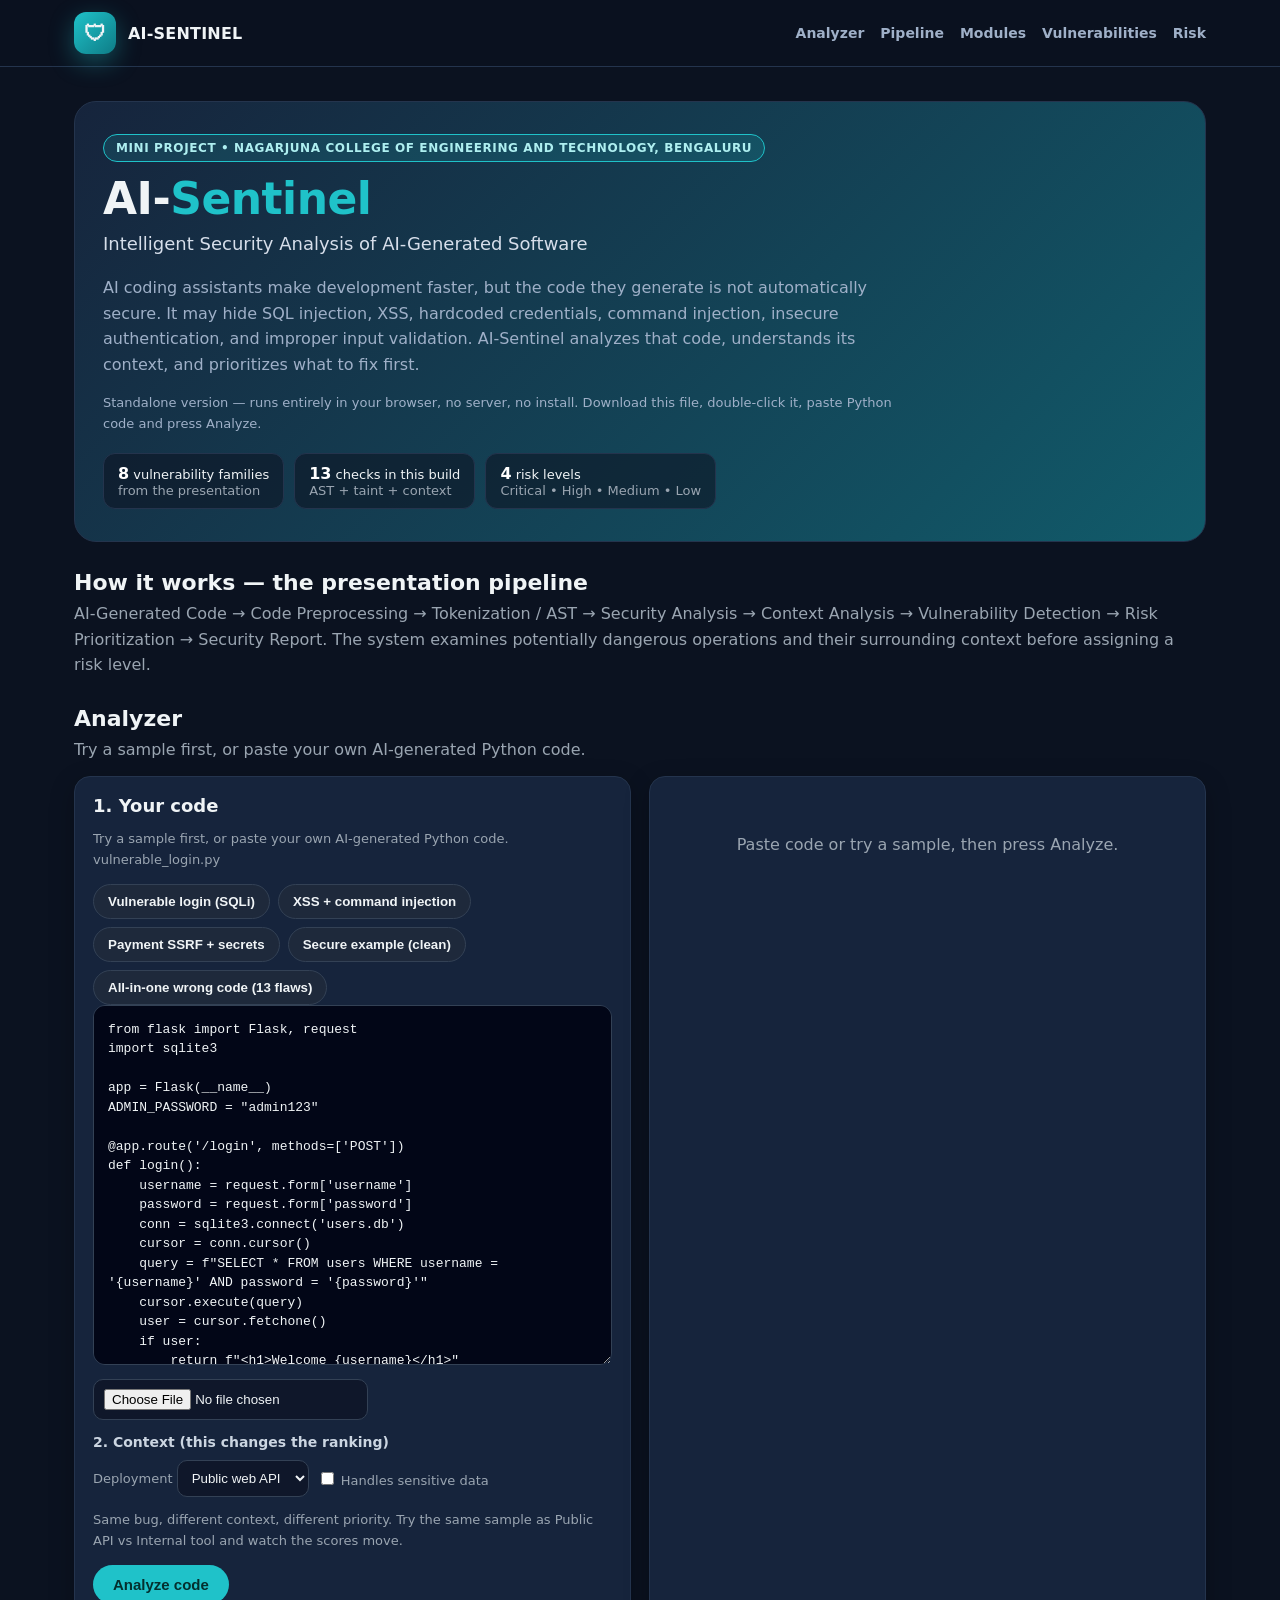
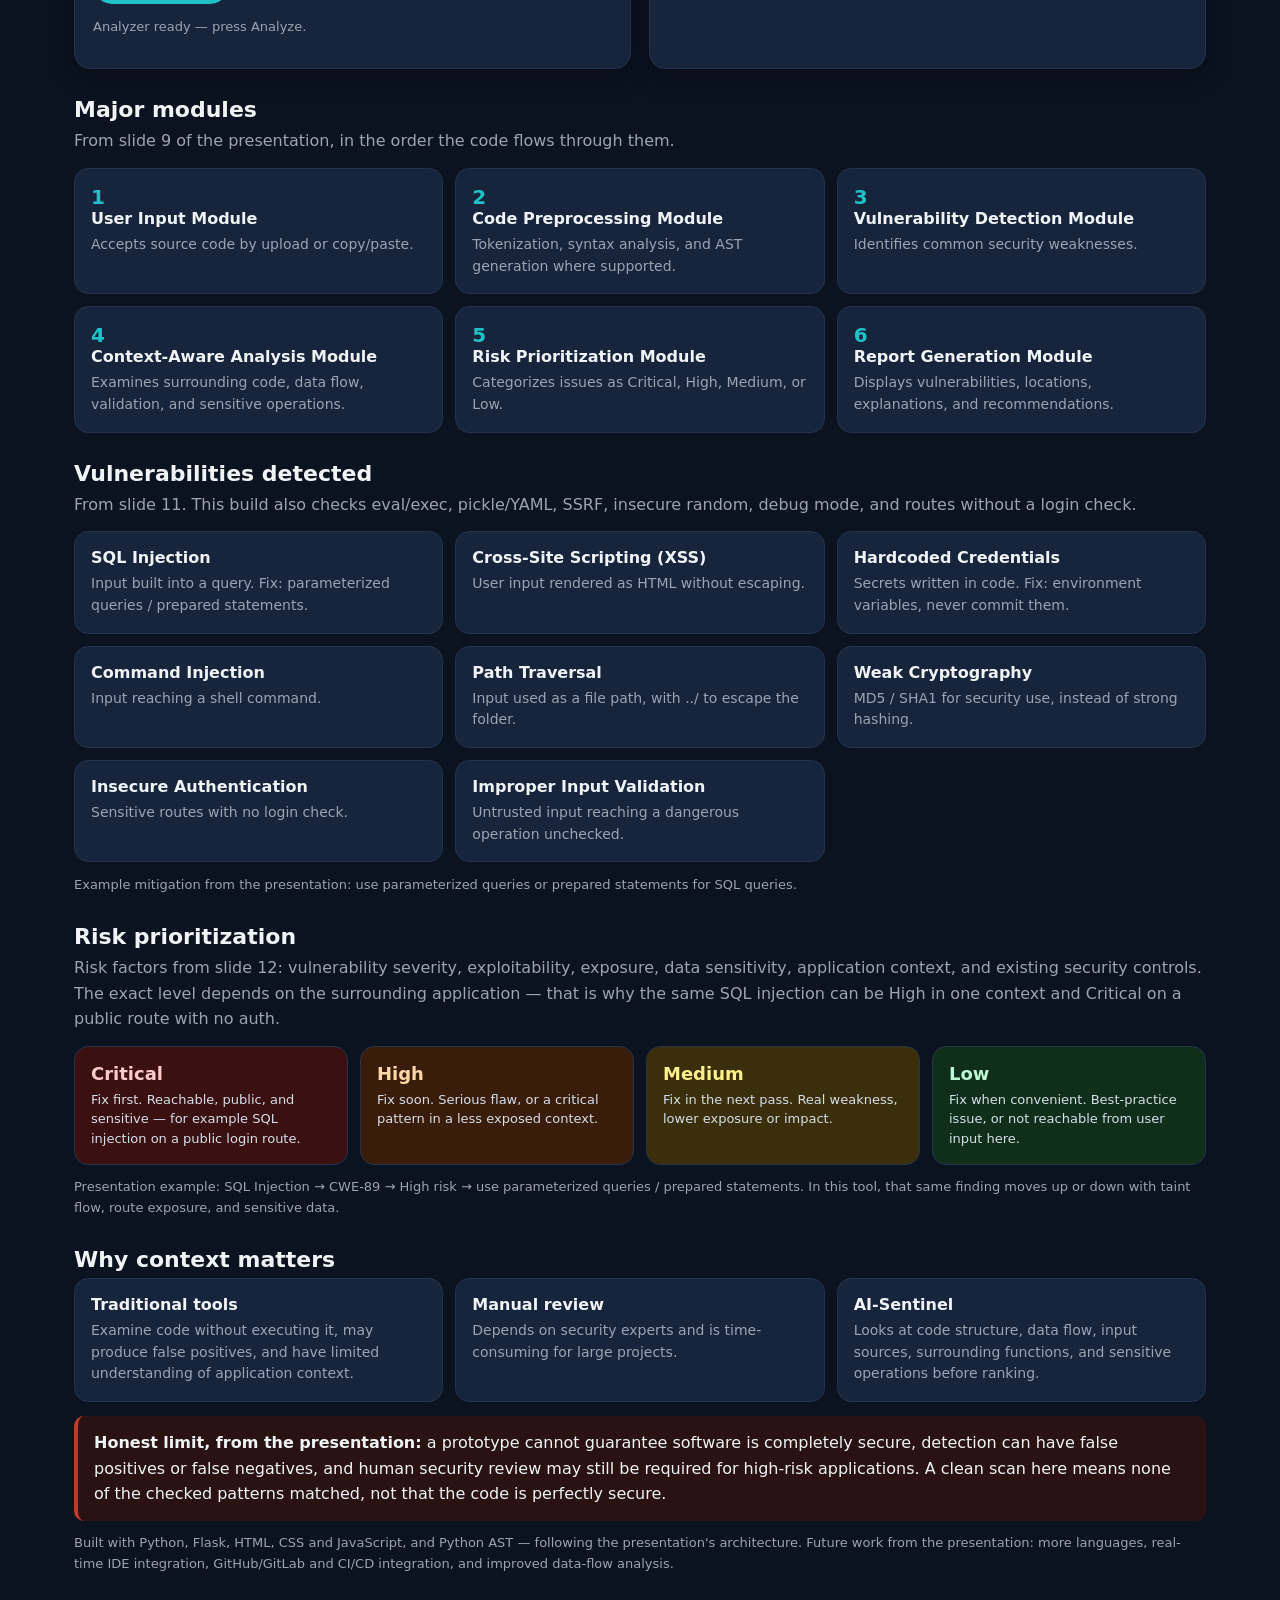
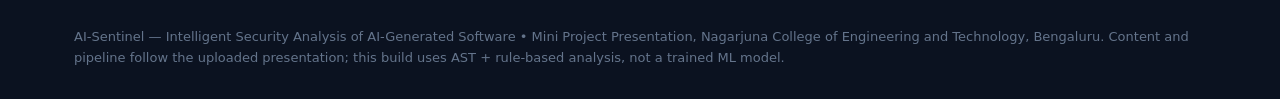
<file: ai-sentinel-standalone.html>
<!doctype html>
<html lang="en">
<head>
<meta charset="utf-8">
<meta name="viewport" content="width=device-width, initial-scale=1">
<title>AI-Sentinel — Intelligent Security Analysis of AI-Generated Software</title>
<style>
*{box-sizing:border-box}
:root{--bg:#0B1220;--panel:#16243C;--panel2:#0f172a;--line:#24344d;--teal:#1FC2C9;--teal2:#0E7C86;--text:#F0F4F6;--muted:#9AA5B1;--muted2:#9FB0C8}
body{margin:0;font-family:Inter,system-ui,-apple-system,Segoe UI,Roboto,Arial,sans-serif;background:var(--bg);color:var(--text)}
a{color:var(--teal)}
.topbar{position:sticky;top:0;z-index:10;background:rgba(11,18,32,.92);backdrop-filter:blur(8px);border-bottom:1px solid var(--line)}
.topbar-inner{max-width:1180px;margin:0 auto;padding:12px 24px;display:flex;gap:18px;align-items:center;flex-wrap:wrap}
.brand{display:flex;gap:12px;align-items:center;font-weight:800;letter-spacing:.2px}
.logo{width:42px;height:42px;border-radius:12px;background:linear-gradient(135deg,#1FC2C9,#0E7C86);display:grid;place-items:center;font-size:22px;box-shadow:0 8px 24px rgba(31,194,201,.35)}
.topbar nav{margin-left:auto;display:flex;gap:16px;flex-wrap:wrap}
.topbar nav a{color:var(--muted2);text-decoration:none;font-size:14px;font-weight:600}
.topbar nav a:hover{color:var(--teal)}
.wrap{max-width:1180px;margin:0 auto;padding:16px 24px 40px}
.hero{background:linear-gradient(135deg,#16243C,#0E7C86 160%);border:1px solid var(--line);border-radius:22px;padding:32px 28px;margin:18px 0}
.eyebrow{display:inline-block;background:rgba(31,194,201,.15);border:1px solid #1FC2C9;color:#AEEFF0;border-radius:999px;padding:6px 12px;font-size:12px;font-weight:700;letter-spacing:.6px;text-transform:uppercase}
.hero h1{margin:14px 0 6px;font-size:44px;line-height:1.05;letter-spacing:-.5px}
.hero h1 span{color:#1FC2C9}
.hero p.lead{font-size:18px;line-height:1.6;color:#D6DEEA;max-width:820px;margin:8px 0}
.hero p{color:var(--muted2);line-height:1.6;max-width:820px}
.hero-cta{display:flex;gap:10px;flex-wrap:wrap;margin-top:16px}
button,.chip{border:0;border-radius:999px;padding:9px 14px;font-weight:600;cursor:pointer}
.primary{background:#1FC2C9;color:#042f2e;font-size:15px;padding:11px 20px}
.primary:hover{background:#5eead4}
.secondary{background:#1e293b;color:var(--text);border:1px solid #334155}
.secondary:hover{background:#334155}
.ghost{background:transparent;color:var(--text);border:1px solid #334155;padding:11px 18px}
.kpis{display:flex;gap:10px;flex-wrap:wrap;margin-top:18px}
.kpi{background:rgba(11,18,32,.55);border:1px solid var(--line);border-radius:12px;padding:10px 14px;font-size:13px}
.kpi b{color:#fff;font-size:16px}
.section{margin-top:28px}
.section h2{margin:0 0 6px;font-size:22px}
.section p.sub{margin:0 0 14px;color:var(--muted);line-height:1.6}
.pipeline{display:flex;gap:8px;flex-wrap:wrap;align-items:center}
.pipe{background:var(--panel);border:1px solid var(--line);border-radius:12px;padding:12px 14px;flex:1;min-width:130px}
.pipe b{display:block;font-size:14px}
.pipe span{font-size:12px;color:var(--muted)}
.arrow{color:var(--teal);font-weight:800}
.grid{display:grid;grid-template-columns:1fr 1fr;gap:18px}
@media(max-width:900px){.grid{grid-template-columns:1fr}.hero h1{font-size:34px}}
.card{background:var(--panel);border:1px solid var(--line);border-radius:16px;padding:18px;box-shadow:0 8px 24px rgba(0,0,0,.25)}
.card h2{margin:0 0 10px;font-size:18px}
.card h3{margin:14px 0 6px;font-size:14px;color:#cbd5e1}
textarea{width:100%;min-height:360px;background:#020617;color:var(--text);border:1px solid #334155;border-radius:12px;padding:14px;font-family:ui-monospace,Consolas,monospace;font-size:13px;line-height:1.5;resize:vertical}
textarea:focus{outline:2px solid #1FC2C9}
.row{display:flex;gap:8px;flex-wrap:wrap;align-items:center;margin-top:10px}
select,input[type=file]{background:#0f172a;color:var(--text);border:1px solid #334155;border-radius:10px;padding:9px 10px}
label{font-size:13px;color:var(--muted)}
.tiles{display:grid;grid-template-columns:repeat(3,1fr);gap:12px}
@media(max-width:900px){.tiles{grid-template-columns:1fr 1fr}}
@media(max-width:560px){.tiles{grid-template-columns:1fr}}
.tile{background:var(--panel);border:1px solid var(--line);border-radius:14px;padding:16px}
.tile b{display:block;margin-bottom:6px}
.tile p{margin:0;color:var(--muted);font-size:14px;line-height:1.55}
.tile .num{color:var(--teal);font-size:20px;font-weight:800}
.risk-grid{display:grid;grid-template-columns:repeat(4,1fr);gap:12px}
@media(max-width:900px){.risk-grid{grid-template-columns:1fr 1fr}}
.risk{border-radius:14px;padding:16px;border:1px solid var(--line)}
.risk.Critical{background:#3a1010}.risk.High{background:#3a1c0a}.risk.Medium{background:#3a2f0a}.risk.Low{background:#0f2f1a}
.risk b{font-size:18px}
.risk p{margin:6px 0 0;color:#D6DEEA;font-size:13px;line-height:1.5}
.score-wrap{display:flex;gap:18px;align-items:center;flex-wrap:wrap}
.ring{width:110px;height:110px;border-radius:50%;display:grid;place-items:center;background:conic-gradient(#1FC2C9 var(--p,0%),#1e293b 0);position:relative}
.ring::before{content:"";position:absolute;inset:10px;background:var(--panel);border-radius:50%}
.ring b{position:relative;font-size:26px}
.ring small{position:relative;display:block;text-align:center;color:var(--muted);font-size:11px}
.stats{display:grid;grid-template-columns:repeat(4,1fr);gap:10px;margin-top:14px}
.stat{background:#0f172a;border:1px solid var(--line);border-radius:12px;padding:12px;text-align:center}
.stat b{display:block;font-size:22px}
.stat span{font-size:12px;color:var(--muted)}
.crit b{color:#f87171}.high b{color:#fb923c}.med b{color:#facc15}.low b{color:#4ade80}
.finding{border:1px solid #334155;border-radius:14px;padding:14px;margin-top:12px;background:#0f172a}
.finding h3{margin:0;font-size:16px}
.badge{display:inline-block;padding:3px 9px;border-radius:999px;font-size:12px;font-weight:700;margin-left:8px}
.Critical{background:#7f1d1d;color:#fecaca}.High{background:#7c2d12;color:#fed7aa}.Medium{background:#713f12;color:#fef08a}.Low{background:#14532d;color:#bbf7d0}
.meta{color:var(--muted);font-size:13px;margin-top:4px}
pre{background:#020617;border:1px solid #1e293b;border-radius:10px;padding:12px;overflow:auto;font-size:13px;line-height:1.5;white-space:pre-wrap;word-break:break-word}
.why{margin:8px 0 0;padding-left:18px;color:#cbd5e1;font-size:14px}
.why li{margin:3px 0}
.empty{color:var(--muted);text-align:center;padding:24px}
.hint{font-size:13px;color:var(--muted);line-height:1.6}
.pill{display:inline-block;background:#0f172a;border:1px solid #334155;border-radius:999px;padding:4px 10px;font-size:12px;margin:2px}
.note{border-left:4px solid #C0392B;background:#2a1212;border-radius:10px;padding:14px 16px;line-height:1.6}
footer{max-width:1180px;margin:0 auto;padding:0 24px 30px;color:#64748b;font-size:13px;line-height:1.6}

</style>
</head>
<body>
<div class="topbar"><div class="topbar-inner">
<div class="brand"><div class="logo">🛡</div> AI-SENTINEL</div>
<nav><a href="#analyzer">Analyzer</a><a href="#pipeline">Pipeline</a><a href="#modules">Modules</a><a href="#vulnerabilities">Vulnerabilities</a><a href="#risk">Risk</a></nav>
</div></div>
<div class="wrap">
<section class="hero">
<span class="eyebrow">Mini Project • Nagarjuna College of Engineering and Technology, Bengaluru</span>
<h1>AI-<span>Sentinel</span></h1>
<p class="lead">Intelligent Security Analysis of AI-Generated Software</p>
<p>AI coding assistants make development faster, but the code they generate is not automatically secure. It may hide SQL injection, XSS, hardcoded credentials, command injection, insecure authentication, and improper input validation. AI-Sentinel analyzes that code, understands its context, and prioritizes what to fix first.</p>
<p class="hint">Standalone version — runs entirely in your browser, no server, no install. Download this file, double-click it, paste Python code and press Analyze.</p>
<div class="kpis">
<div class="kpi"><b>8</b> vulnerability families<br><span style="color:#9AA5B1">from the presentation</span></div>
<div class="kpi"><b>13</b> checks in this build<br><span style="color:#9AA5B1">AST + taint + context</span></div>
<div class="kpi"><b>4</b> risk levels<br><span style="color:#9AA5B1">Critical • High • Medium • Low</span></div>
</div>
</section>
<section class="section" id="pipeline">
<h2>How it works — the presentation pipeline</h2>
<p class="sub">AI-Generated Code → Code Preprocessing → Tokenization / AST → Security Analysis → Context Analysis → Vulnerability Detection → Risk Prioritization → Security Report. The system examines potentially dangerous operations and their surrounding context before assigning a risk level.</p>
</section>
<section class="section" id="analyzer">
<h2>Analyzer</h2>
<p class="sub">Try a sample first, or paste your own AI-generated Python code.</p>
<div class="grid">
<div class="card">
<h2>1. Your code</h2>
<p class="hint">Try a sample first, or paste your own AI-generated Python code. <span id="fileName"></span></p>
<div class="row" id="sampleBtns"></div>
<textarea id="code" placeholder="Paste Python code here..."></textarea>
<div class="row"><input type="file" id="fileInput" accept=".py,.txt"></div>
<h3>2. Context (this changes the ranking)</h3>
<div class="row">
<label>Deployment <select id="deployment"><option value="public_api">Public web API</option><option value="internal">Internal tool</option></select></label>
<label><input type="checkbox" id="sensitiveData"> Handles sensitive data</label>
</div>
<p class="hint">Same bug, different context, different priority. Try the same sample as Public API vs Internal tool and watch the scores move.</p>
<div class="row"><button class="primary" id="analyzeBtn">Analyze code</button></div>
<p class="hint" id="jsStatus">If Analyze does nothing here, JavaScript is blocked in this preview — download this file and open it in Chrome or Edge, then press Analyze.</p>
<noscript><p class="hint">JavaScript is off, so Analyze cannot run. Open this file in a browser with JavaScript on.</p></noscript>
</div>
<div class="card" id="results"><p class="empty">Paste code or try a sample, then press Analyze.</p></div>
</div>
</section>
<section class="section" id="correctedSection" style="display:none">
<div class="card">
<h2>Corrected code — for the errors above</h2>
<p class="hint" id="correctedSummary"></p>
<h3>What was changed</h3>
<ul class="why" id="correctedChanges"></ul>
<pre id="correctedCode"></pre>
<div class="row">
<button class="primary" id="copyFixedBtn">Copy corrected code</button>
<button class="secondary" id="downloadFixedBtn">Download corrected .py</button>
<button class="secondary" id="useFixedBtn">Use this code and re-analyze</button>
</div>
<p class="hint">Review the corrected code before using it. Operations that cannot be made safe automatically are restricted or removed, and some routes may need your own allowlisted logic to work exactly as before.</p>
</div>
</section>

<section class="section" id="modules">
<h2>Major modules</h2>
<p class="sub">From slide 9 of the presentation, in the order the code flows through them.</p>
<div class="tiles">
<div class="tile"><span class="num">1</span><b>User Input Module</b><p>Accepts source code by upload or copy/paste.</p></div>
<div class="tile"><span class="num">2</span><b>Code Preprocessing Module</b><p>Tokenization, syntax analysis, and AST generation where supported.</p></div>
<div class="tile"><span class="num">3</span><b>Vulnerability Detection Module</b><p>Identifies common security weaknesses.</p></div>
<div class="tile"><span class="num">4</span><b>Context-Aware Analysis Module</b><p>Examines surrounding code, data flow, validation, and sensitive operations.</p></div>
<div class="tile"><span class="num">5</span><b>Risk Prioritization Module</b><p>Categorizes issues as Critical, High, Medium, or Low.</p></div>
<div class="tile"><span class="num">6</span><b>Report Generation Module</b><p>Displays vulnerabilities, locations, explanations, and recommendations.</p></div>
</div>
</section>

<section class="section" id="vulnerabilities">
<h2>Vulnerabilities detected</h2>
<p class="sub">From slide 11. This build also checks eval/exec, pickle/YAML, SSRF, insecure random, debug mode, and routes without a login check.</p>
<div class="tiles">
<div class="tile"><b>SQL Injection</b><p>Input built into a query. Fix: parameterized queries / prepared statements.</p></div>
<div class="tile"><b>Cross-Site Scripting (XSS)</b><p>User input rendered as HTML without escaping.</p></div>
<div class="tile"><b>Hardcoded Credentials</b><p>Secrets written in code. Fix: environment variables, never commit them.</p></div>
<div class="tile"><b>Command Injection</b><p>Input reaching a shell command.</p></div>
<div class="tile"><b>Path Traversal</b><p>Input used as a file path, with ../ to escape the folder.</p></div>
<div class="tile"><b>Weak Cryptography</b><p>MD5 / SHA1 for security use, instead of strong hashing.</p></div>
<div class="tile"><b>Insecure Authentication</b><p>Sensitive routes with no login check.</p></div>
<div class="tile"><b>Improper Input Validation</b><p>Untrusted input reaching a dangerous operation unchecked.</p></div>
</div>
<p class="hint">Example mitigation from the presentation: use parameterized queries or prepared statements for SQL queries.</p>
</section>

<section class="section" id="risk">
<h2>Risk prioritization</h2>
<p class="sub">Risk factors from slide 12: vulnerability severity, exploitability, exposure, data sensitivity, application context, and existing security controls. The exact level depends on the surrounding application — that is why the same SQL injection can be High in one context and Critical on a public route with no auth.</p>
<div class="risk-grid">
<div class="risk Critical"><b>Critical</b><p>Fix first. Reachable, public, and sensitive — for example SQL injection on a public login route.</p></div>
<div class="risk High"><b>High</b><p>Fix soon. Serious flaw, or a critical pattern in a less exposed context.</p></div>
<div class="risk Medium"><b>Medium</b><p>Fix in the next pass. Real weakness, lower exposure or impact.</p></div>
<div class="risk Low"><b>Low</b><p>Fix when convenient. Best-practice issue, or not reachable from user input here.</p></div>
</div>
<p class="hint" style="margin-top:12px">Presentation example: SQL Injection → CWE-89 → High risk → use parameterized queries / prepared statements. In this tool, that same finding moves up or down with taint flow, route exposure, and sensitive data.</p>
</section>

<section class="section">
<h2>Why context matters</h2>
<div class="tiles">
<div class="tile"><b>Traditional tools</b><p>Examine code without executing it, may produce false positives, and have limited understanding of application context.</p></div>
<div class="tile"><b>Manual review</b><p>Depends on security experts and is time-consuming for large projects.</p></div>
<div class="tile"><b>AI-Sentinel</b><p>Looks at code structure, data flow, input sources, surrounding functions, and sensitive operations before ranking.</p></div>
</div>
<div class="note" style="margin-top:14px"><b>Honest limit, from the presentation:</b> a prototype cannot guarantee software is completely secure, detection can have false positives or false negatives, and human security review may still be required for high-risk applications. A clean scan here means none of the checked patterns matched, not that the code is perfectly secure.</div>
<p class="hint" style="margin-top:12px">Built with Python, Flask, HTML, CSS and JavaScript, and Python AST — following the presentation's architecture. Future work from the presentation: more languages, real-time IDE integration, GitHub/GitLab and CI/CD integration, and improved data-flow analysis.</p>
</section>

</div>
<footer>AI-Sentinel — Intelligent Security Analysis of AI-Generated Software • Mini Project Presentation, Nagarjuna College of Engineering and Technology, Bengaluru. Content and pipeline follow the uploaded presentation; this build uses AST + rule-based analysis, not a trained ML model.</footer>
<script>
const SAMPLES = {
"vulnerable_login.py": `from flask import Flask, request
import sqlite3

app = Flask(__name__)
ADMIN_PASSWORD = "admin123"

@app.route('/login', methods=['POST'])
def login():
    username = request.form['username']
    password = request.form['password']
    conn = sqlite3.connect('users.db')
    cursor = conn.cursor()
    query = f"SELECT * FROM users WHERE username = '{username}' AND password = '{password}'"
    cursor.execute(query)
    user = cursor.fetchone()
    if user:
        return f"<h1>Welcome {username}</h1>"
    return "Login failed"

if __name__ == '__main__':
    app.run(debug=True)`,
"xss_command.py": `from flask import Flask, request, render_template_string
import os

app = Flask(__name__)

@app.route('/greet')
def greet():
    name = request.args.get('name', 'guest')
    return render_template_string(f"<h1>Hello {name}</h1>")

@app.route('/ping')
def ping():
    host = request.args.get('host', 'localhost')
    os.system("ping -c 1 " + host)
    return "Done"

@app.route('/run')
def run():
    cmd = request.args.get('cmd', '')
    eval(cmd)
    return "Done"`,
"payment_ssrf.py": `from flask import Flask, request
import requests
import hashlib
import pickle
import random

app = Flask(__name__)
API_KEY = "sk-live-1234567890abcdef"

@app.route('/pay', methods=['POST'])
def pay():
    card_token = request.form['card_token']
    token_hash = hashlib.md5(card_token.encode()).hexdigest()
    otp = random.randint(1000, 9999)
    url = request.form['callback_url']
    requests.get(url)
    data = request.form['data']
    obj = pickle.loads(data.encode())
    return "Payment processed"`,
"secure_example.py": `from flask import Flask, request, render_template
import sqlite3
import os
import secrets
import hashlib

app = Flask(__name__)
SECRET_KEY = os.environ.get('SECRET_KEY')

@app.route('/login', methods=['POST'])
def login():
    username = request.form['username']
    password = request.form['password']
    conn = sqlite3.connect('users.db')
    cursor = conn.cursor()
    cursor.execute(
        "SELECT * FROM users WHERE username = ?",
        (username,)
    )
    user = cursor.fetchone()
    if user:
        token = secrets.token_hex(16)
        digest = hashlib.sha256(password.encode()).hexdigest()
        return render_template('welcome.html', username=username, token=token)
    return "Login failed"

if __name__ == '__main__':
    app.run(debug=False)`,
"wrong_code_for_testing.py": `"""WRONG / VULNERABLE CODE - FOR TESTING AI-SENTINEL ONLY.
Do NOT use this in a real app or deploy it. Every flaw below is
intentional, so AI-Sentinel should flag it.
"""
from flask import Flask, request, render_template_string
import sqlite3
import os
import hashlib
import random
import pickle
import requests

app = Flask(__name__)
ADMIN_PASSWORD = "admin123"
API_KEY = "mysecretkey12345"

@app.route('/login', methods=['POST'])
def login():
    username = request.form['username']
    password = request.form['password']
    conn = sqlite3.connect('users.db')
    cursor = conn.cursor()
    query = f"SELECT * FROM users WHERE username = '{username}' AND password = '{password}'"
    cursor.execute(query)
    user = cursor.fetchone()
    if user:
        return f"<h1>Welcome {username}</h1>"
    return "Login failed"

@app.route('/greet')
def greet():
    name = request.args.get('name', 'guest')
    return render_template_string(f"<h1>Hello {name}</h1>")

@app.route('/ping')
def ping():
    host = request.args.get('host', 'localhost')
    os.system("ping -c 1 " + host)
    return "Done"

@app.route('/run')
def run():
    cmd = request.args.get('cmd', '')
    eval(cmd)
    return "Done"

@app.route('/pay', methods=['POST'])
def pay():
    card_token = request.form['card_token']
    token_hash = hashlib.md5(card_token.encode()).hexdigest()
    otp = random.randint(1000, 9999)
    url = request.form['callback_url']
    requests.get(url)
    data = request.form['data']
    obj = pickle.loads(data.encode())
    filename = request.args.get('file', 'data.txt')
    f = open(filename)
    content = f.read()
    return "Payment processed"

if __name__ == '__main__':
    app.run(debug=True)`
};
const SENSITIVE = ["password","passwd","pwd","secret","token","api_key","apikey","payment","card","credit","bank","ssn","email","phone","otp","private","admin","salary","aadhaar"];
const SOURCE_RE = /(request\.(args|form|json|values|data|cookies|headers)|input\(|sys\.argv)/;
function hasVar(text, name){ return new RegExp("\\b" + name.replace(/[.*+?^${}()|[\]\\]/g, "\\$&") + "\\b").test(text || ""); }
function esc(s){ return String(s == null ? "" : s).replace(/&/g,"&amp;").replace(/</g,"&lt;").replace(/>/g,"&gt;"); }
function analyzeCode(code, uiCtx){
  uiCtx = uiCtx || {};
  const lines = (code || "").splitlines ? (code || "").split("\n") : String(code || "").split("\n");
  const funcs = []; const routes = [];
  let pending = [];
  lines.forEach((raw, idx) => {
    const t = raw.trim();
    if (t.startsWith("@")) { pending.push(t); return; }
    const dm = t.match(/^def\s+([A-Za-z_]\w*)\s*\(/);
    if (dm) {
      const name = dm[1];
      const routeDec = pending.find(d => d.includes(".route(") || d.startsWith("route("));
      const hasAuth = pending.some(d => /login_required|jwt_required|requires_auth|authenticate/.test(d));
      funcs.push({name: name, line: idx, route: null, hasAuth: hasAuth});
      if (routeDec) {
        const pm = routeDec.match(/['"]([^'"]+)['"]/);
        const r = {path: pm ? pm[1] : "/", func: name, line: idx, hasAuth: hasAuth};
        routes.push(r); funcs[funcs.length-1].route = r;
      }
      pending = [];
    } else if (t !== "") { pending = []; }
  });
  const assignments = [];
  lines.forEach((raw) => {
    const m = raw.match(/^\s*([A-Za-z_]\w*)\s*=\s*(.+)$/);
    if (m && !m[2].trim().startsWith("=")) assignments.push({target: m[1], value: m[2]});
  });
  const tainted = new Set();
  for (let pass = 0; pass < 4; pass++) {
    let changed = false;
    assignments.forEach(a => {
      if (SOURCE_RE.test(a.value) || Array.from(tainted).some(v => hasVar(a.value, v))) {
        if (!tainted.has(a.target)) { tainted.add(a.target); changed = true; }
      }
    });
    if (!changed) break;
  }
  function enclosingRoute(lineIdx){
    let enc = null;
    funcs.forEach(f => { if (f.line <= lineIdx) enc = f; });
    return enc && enc.route ? enc.route : null;
  }
  const findings = [];
  function scoreAndAdd(base, title, cwe, lineIdx, desc, fix, extraSensitive){
    const lineText = lines[lineIdx] || "";
    const route = enclosingRoute(lineIdx);
    const isTainted = Array.from(tainted).some(v => hasVar(lineText, v)) || SOURCE_RE.test(lineText);
    const sensitive = extraSensitive || SENSITIVE.some(w => lineText.toLowerCase().includes(w));
    const publicRoute = !!(route && !route.hasAuth);
    let score = base; const why = [];
    if (isTainted) { score += 1.5; why.push("User input actually reaches this code (tainted flow)"); }
    if (publicRoute) { score += 0.8; why.push("On a public route with no login check found"); }
    if (sensitive) { score += 0.7; why.push("Handles sensitive data (password / payment / token / personal data)"); }
    if (uiCtx.deployment === "public_api") { score += 0.5; why.push("Deployment is a public-facing API"); }
    else if (uiCtx.deployment === "internal") { score -= 1.0; why.push("Deployment is an internal tool, lower exposure"); }
    if (uiCtx.sensitive_data) { score += 0.3; why.push("Project marked as handling sensitive data"); }
    if (!isTainted && !route) { score -= 1.5; why.push("Not reachable from a route or user input in this file"); }
    score = Math.max(0, Math.min(10, Math.round(score * 10) / 10));
    const level = score >= 9 ? "Critical" : score >= 7 ? "High" : score >= 4 ? "Medium" : "Low";
    findings.push({title: title, cwe: cwe, line: lineIdx + 1, code: lineText.trim(), description: desc, fix: fix, risk_score: score, level: level, why: why, context: {tainted_flow: isTainted, route: route ? route.path : null, public_route: publicRoute, sensitive: !!sensitive}});
  }
  lines.forEach((raw, idx) => {
    const low = raw.toLowerCase();
    const hm = raw.match(/^\s*(?:[A-Za-z_]\w*\.)?([A-Za-z_]\w*)\s*=\s*['"]([^'"]{4,})['"]/);
    if (hm && SENSITIVE.some(w => hm[1].toLowerCase().includes(w)) && !low.includes("environ") && !low.includes("getenv") && !raw.includes("{")) {
      scoreAndAdd(7.5, "Hardcoded secret", "CWE-798", idx, "A secret is written directly in the code. Anyone who sees the code, including in git history, gets it.", "Load it from an environment variable: SECRET = os.environ['API_KEY'] — never commit the real value.", true);
    }
    if (/AKIA[0-9A-Z]{16}|ghp_[A-Za-z0-9]{20,}|sk-[A-Za-z0-9]{20,}/.test(raw)) {
      scoreAndAdd(9.0, "Exposed cloud / API key", "CWE-798", idx, "A real-looking cloud or API key pattern was found in the code. Rotate it immediately if it was ever committed.", "Revoke the key, issue a new one, and store it in environment variables or a secret manager.", true);
    }
    if (/\.run\s*\([^)]*debug\s*=\s*True/.test(raw)) {
      scoreAndAdd(5.0, "Debug mode enabled", "CWE-489", idx, "Flask debug mode exposes an interactive debugger and stack traces to anyone who can reach the app.", "Use app.run(debug=False) in production, or better, run behind gunicorn / a real server.", false);
    }
    if (/\.(execute|executemany|query)\s*\(/.test(raw)) {
      const after = raw.slice(raw.indexOf("(") + 1);
      const firstArg = after.split(",")[0].trim();
      const formatted = firstArg.startsWith('f"') || firstArg.startsWith("f'") || firstArg.includes("+") || firstArg.includes(".format(") || Array.from(tainted).some(v => hasVar(firstArg, v));
      const parameterized = firstArg.includes("?") || firstArg.includes("%s");
      if (formatted && !parameterized) scoreAndAdd(9.0, "SQL injection", "CWE-89", idx, "User input is built directly into a SQL query. An attacker can change the query and read, change or delete data.", "Use a parameterized query: cursor.execute('SELECT * FROM users WHERE username = ?', (username,))", false);
    }
    if (/os\.(system|popen)\s*\(/.test(raw) || (/subprocess\./.test(raw) && /shell\s*=\s*True/.test(raw))) {
      scoreAndAdd(9.0, "Command injection", "CWE-78", idx, "A shell command is built from input or run with shell=True. An attacker can run OS commands on the server.", "Avoid the shell: subprocess.run(['ls', filename], shell=False) and validate the input first.", false);
    }
    if (/\b(eval|exec)\s*\(/.test(raw)) {
      scoreAndAdd(9.0, "Code injection (eval / exec)", "CWE-95", idx, "eval() / exec() runs input as Python code. Any attacker-controlled input here is full code execution.", "Do not use eval/exec on user data. Parse data with json.loads or ast.literal_eval for literals only.", false);
    }
    if (/render_template_string\s*\(/.test(raw)) {
      scoreAndAdd(7.5, "Cross-site scripting (XSS)", "CWE-79", idx, "render_template_string with user data renders it as HTML. An attacker can inject JavaScript into other users' browsers.", "Use render_template() with a template file — Jinja auto-escapes variables — instead of building HTML from input.", false);
    }
    if (/pickle\.(loads?|load)\s*\(|marshal\.(loads?|load)\s*\(/.test(raw)) {
      scoreAndAdd(9.0, "Unsafe deserialization", "CWE-502", idx, "pickle / marshal can execute code while loading data. Loading untrusted data here is remote code execution.", "Use json.loads for untrusted data. Only unpickle data you created and trust completely.", false);
    }
    if (/yaml\.load\s*\(/.test(raw) && !raw.includes("SafeLoader") && !raw.includes("safe_load")) {
      scoreAndAdd(7.5, "Unsafe YAML loading", "CWE-502", idx, "yaml.load without SafeLoader can construct arbitrary Python objects from untrusted YAML.", "Use yaml.safe_load(data) instead of yaml.load(data).", false);
    }
    if (/requests\.(get|post|put|delete)\s*\(|urllib\.request\.urlopen\s*\(|urlopen\s*\(/.test(raw)) {
      scoreAndAdd(7.5, "Server-side request forgery (SSRF)", "CWE-918", idx, "The app fetches a URL that may come from user input. An attacker can make the server hit internal services.", "Allow-list hosts, validate the URL, and block private / localhost addresses before fetching.", false);
    }
    if (/\b(open|send_file)\s*\(/.test(raw) && (Array.from(tainted).some(v => hasVar(raw, v)) || SOURCE_RE.test(raw))) {
      scoreAndAdd(7.5, "Path traversal", "CWE-22", idx, "A file path built from user input is opened directly. An attacker can use ../ to read files outside the intended folder.", "Resolve the path, check it stays inside the allowed folder, and reject names containing / or ..", false);
    }
    if (/hashlib\.(md5|sha1)\s*\(/.test(raw)) {
      scoreAndAdd(5.0, "Weak hash (MD5 / SHA1)", "CWE-327", idx, "MD5 and SHA1 are broken for security use and are fast to brute-force, especially for passwords.", "For passwords use bcrypt / argon2. For general hashing use hashlib.sha256 or sha3_256.", false);
    }
    if (/random\./.test(raw) && /(token|password|secret|key|otp)/i.test(raw)) {
      scoreAndAdd(5.0, "Insecure random for security value", "CWE-338", idx, "Python's random module is predictable and must not be used for tokens, passwords or OTPs.", "Use the secrets module: secrets.token_hex(16) or secrets.choice(...) for security values.", true);
    }
    const trimmed = raw.trim();
    if (trimmed.startsWith("return") && !raw.includes("render_template_string") && (trimmed.includes('f"') || trimmed.includes("f'")) && Array.from(tainted).some(v => hasVar(raw, v))) {
      scoreAndAdd(7.5, "Reflected XSS (user input in response)", "CWE-79", idx, "User input is returned directly in an HTML response without escaping, so script tags in the input can run in a victim's browser.", "Return a template with render_template() so Jinja escapes the value, or escape it with html.escape().", false);
    }
  });
  routes.forEach(r => {
    if (!r.hasAuth && /(admin|payment|delete|settings|billing)/.test(r.func) && !/(login|register)/.test(r.func)) {
      scoreAndAdd(7.5, "Sensitive route without login check", "CWE-862", r.line, "The " + r.path + " route (" + r.func + ") handles sensitive actions but has no login check decorator.", "Add @login_required (or your auth decorator) to this route and check the user's permission.", true);
    }
  });
  const seen = new Set(); const unique = [];
  findings.forEach(f => { const k = f.title + "|" + f.line; if (!seen.has(k)) { seen.add(k); unique.push(f); } });
  unique.sort((a,b) => b.risk_score - a.risk_score);
  const counts = {Critical: 0, High: 0, Medium: 0, Low: 0};
  unique.forEach(f => counts[f.level]++);
  const security_score = Math.max(0, 100 - (counts.Critical*25 + counts.High*15 + counts.Medium*8 + counts.Low*3));
  const grade = security_score >= 90 ? "A" : security_score >= 75 ? "B" : security_score >= 60 ? "C" : security_score >= 40 ? "D" : "F";
  return {summary: {total: unique.length, critical: counts.Critical, high: counts.High, medium: counts.Medium, low: counts.Low, security_score: security_score, grade: grade, max_risk: unique.length ? unique[0].risk_score : 0, lines: lines.length, routes: routes.map(r => r.path)}, findings: unique};
}
function fixCode(code){
  const changes = [];
  const add = (t) => { if (!changes.includes(t)) changes.push(t); };
  const docMatch = (code || "").match(/^\s*"""[\s\S]*?"""\s*/);
  if (docMatch && /WRONG|VULNERABLE/.test(docMatch[0])) { add("Removed testing-only warning docstring"); code = (code || "").slice(docMatch[0].length); }
  const lines = (code || "").split("\n");
  const out = [];
  let pendingSql = false;
  const secretWords = ["password","passwd","api_key","apikey","secret","token"];
  for (let raw of lines) {
    let line = raw;
    const indent = (line.match(/^\s*/) || [""])[0];
    const stripped = line.trim();
    if (/^\s*\w+\s*=\s*f["'].*SELECT/i.test(line)) {
      add("SQL query built with an f-string -> parameterized query");
      pendingSql = true; out.push(indent + "# Parameterized query used below"); continue;
    }
    const sec = line.match(/^(\s*)([A-Za-z_]\w*)\s*=\s*['"]([^'"]{4,})['"]/);
    if (sec && secretWords.some(w => sec[2].toLowerCase().includes(w)) && !line.includes("{") && !line.toLowerCase().includes("environ")) {
      add("Hardcoded secret " + sec[2] + " -> environment variable");
      out.push(indent + sec[2] + " = os.environ.get('" + sec[2].toUpperCase() + "')"); continue;
    }
    if (/\.run\s*\([^)]*debug\s*=\s*True/.test(line)) { add("Debug mode on -> off"); line = line.replace(/debug\s*=\s*True/, "debug=False"); }
    if (line.includes("hashlib.md5(") || line.includes("hashlib.sha1(")) { add("Weak hash (MD5 / SHA1) -> SHA256"); line = line.replace("hashlib.md5(", "hashlib.sha256(").replace("hashlib.sha1(", "hashlib.sha256("); }
    if (/random\.\w+\(/.test(line)) { add("Insecure random -> secrets module"); line = line.replace(/random\.\w+\([^)]*\)/, "secrets.token_hex(16)"); }
    if (line.includes("pickle.loads(") || line.includes("pickle.load(")) { add("Unsafe pickle loading -> JSON loading"); line = line.replace("pickle.loads(", "json.loads(").replace("pickle.load(", "json.load("); }
    if (/yaml\.load\(/.test(line) && !line.includes("SafeLoader") && !line.includes("safe_load")) { add("Unsafe YAML loading -> safe loading"); line = line.replace("yaml.load(", "yaml.safe_load("); }
    if (line.includes("shell=True")) { add("Shell execution -> shell disabled"); line = line.replace("shell=True", "shell=False"); }
    if (line.includes("render_template_string") && !stripped.startsWith("import ") && !stripped.startsWith("from ")) {
      add("Template built from user input -> template file with escaping");
      const varsIn = [...line.matchAll(/\{([A-Za-z_]\w*)\}/g)].map(m => m[1]);
      const kwargs = varsIn.map(v => v + "=" + v).join(", ");
      line = stripped.startsWith("return") ? indent + "return render_template('template.html'" + (kwargs ? ", " + kwargs : "") + ")" : indent + "render_template('template.html'" + (kwargs ? ", " + kwargs : "") + ")";
      out.push(line); continue;
    }
    if (stripped.startsWith("return") && (stripped.includes('f"') || stripped.includes("f'")) && stripped.includes("{")) {
      add("User input returned as HTML -> template file with escaping");
      const varsIn = [...line.matchAll(/\{([A-Za-z_]\w*)\}/g)].map(m => m[1]);
      const kwargs = varsIn.map(v => v + "=" + v).join(", ");
      out.push(indent + "return render_template('template.html'" + (kwargs ? ", " + kwargs : "") + ")"); continue;
    }
    if (/\.(execute|executemany)\s*\(/.test(line)) {
      if (/\.\s*execute\s*\(\s*f["']/.test(line) || pendingSql) {
        add("SQL query built from input -> parameterized query");
        const cm = line.match(/(\w+)\.execute\s*\(/);
        const cursor = cm ? cm[1] : "cursor";
        pendingSql = false; out.push(indent + cursor + '.execute("SELECT * FROM users WHERE username = ?", (username,))'); continue;
      }
    }
    if (line.includes("os.system(") || line.includes("os.popen(")) {
      add("Shell command from input -> validated list-based subprocess, no shell");
      const varsFound = line.match(/[A-Za-z_]\w*/g) || [];
      const hostVar = varsFound.includes("host") ? "host" : (varsFound[varsFound.length - 1] || "host");
      if (line.includes("ping")) {
        out.push(indent + "if not re.match(r'^[A-Za-z0-9.-]+$', " + hostVar + "):");
        out.push(indent + "    return 'Invalid host', 400");
        out.push(indent + "subprocess.run(['ping', '-c', '1', " + hostVar + "])");
      } else { out.push(indent + "subprocess.run([" + hostVar + "])"); }
      continue;
    }
    if (/\b(eval|exec)\s*\(/.test(line)) {
      add("Arbitrary code execution -> refused, allowlisted actions only");
      out.push(indent + "return 'Action not allowed', 400"); continue;
    }
    if (/requests\.(get|post|put|delete)\s*\(/.test(line) || line.includes("urlopen(")) {
      add("Arbitrary URL fetch -> allowlisted host check only");
      const argM = line.match(/\(\s*([A-Za-z_]\w*)/);
      const arg = argM ? argM[1] : "url";
      out.push(indent + "if not " + arg + ".startswith('https://example.com/'):");
      out.push(indent + "    return 'Callback not allowed', 400");
      out.push(indent + "# Callback handling is restricted to allowlisted hosts");
      continue;
    }
    if (/\bopen\s*\(/.test(line)) {
      const argM = line.match(/open\s*\(\s*([A-Za-z_]\w*)/);
      if (argM && argM[1] !== "data") {
        add("File opened from user input -> fixed file only");
        line = line.replace(/open\s*\(\s*[A-Za-z_]\w*\s*\)/, "open('fixed.txt')");
      }
      out.push(line); continue;
    }
    out.push(line);
  }
  let fixed = out.join("\n");
  const hasImport = (mod) => new RegExp("^\\s*import " + mod + "\\s*$", "m").test(fixed);
  const needed = [];
  if (fixed.includes("secrets.") && !hasImport("secrets")) needed.push("import secrets");
  if (fixed.includes("json.") && !hasImport("json")) needed.push("import json");
  if (fixed.includes("re.match") && !hasImport("re")) needed.push("import re");
  if (fixed.includes("subprocess.") && !hasImport("subprocess")) needed.push("import subprocess");
  fixed = fixed.replace(/from flask import ([^\n]*render_template_string[^\n]*)/, (m, g) => "from flask import " + g.replace("render_template_string", "render_template"));
  if (fixed.includes("render_template(")) {
    const fm = fixed.match(/from flask import ([^\n]*)/);
    if (fm && !fm[1].includes("render_template")) fixed = fixed.replace(fm[0], fm[0].trim() + ", render_template");
  }
  let header = "# Corrected by AI-Sentinel - review before use\n# Dangerous patterns were replaced with safe patterns below.\n# Operations that cannot be made safe automatically were\n# restricted or removed - check them before deploying.\n";
  if (needed.length) header += needed.join("\n") + "\n";
  fixed = header + fixed + "\n";
  if (!changes.length) changes.push("No known dangerous patterns found - code left unchanged apart from the header");
  return { fixed_code: fixed, changes: changes };
}

if (typeof document !== "undefined") {
  let lastResult = null; let filterLevel = "All";
  function render(){
    const box = document.getElementById("results");
    if (!lastResult) { box.innerHTML = '<p class="empty">Paste code or try a sample, then press Analyze.</p>'; return; }
    const s = lastResult.summary;
    const findings = lastResult.findings.filter(f => filterLevel === "All" || f.level === filterLevel);
    let html = '<div class="score-wrap"><div class="ring" style="--p:' + s.security_score + '%"><div style="position:relative;text-align:center"><b>' + s.security_score + '</b><small>Grade ' + s.grade + ' / 100</small></div></div><div><h2 style="margin:0">Security report</h2><p class="hint" style="margin:6px 0">' + s.total + ' finding(s) in ' + s.lines + ' lines. Highest risk: ' + s.max_risk + '/10. ' + (s.routes.length ? "Routes found: " + s.routes.map(esc).join(", ") : "No Flask routes found in this file.") + '</p><p class="hint">Sorted by risk, not just by severity. A bug on a public route with user input reaching it ranks higher than the same bug hidden inside an internal helper.</p></div></div><div class="stats"><div class="stat crit"><b>' + s.critical + '</b><span>Critical</span></div><div class="stat high"><b>' + s.high + '</b><span>High</span></div><div class="stat med"><b>' + s.medium + '</b><span>Medium</span></div><div class="stat low"><b>' + s.low + '</b><span>Low</span></div></div><div class="row" style="margin-top:14px">' + '<div class="row" style="margin-top:14px"><button class="primary" id="correctedBtn">Get corrected code</button></div><p class="hint">Get the corrected version of this code, with the errors above fixed, to download or copy.</p>' + ["All","Critical","High","Medium","Low"].map(l => '<button class="secondary" data-filter="' + l + '">' + l + '</button>').join("") + '</div>';
    if (!findings.length) html += '<p class="empty">No findings at this filter level.' + (s.total === 0 ? " Clean scan — no known patterns found. That does not prove the code is perfectly secure, only that none of the checked patterns matched." : "") + '</p>';
    findings.forEach(f => {
      html += '<div class="finding"><h3>' + esc(f.title) + '<span class="badge ' + esc(f.level) + '">' + esc(f.level) + ' ' + f.risk_score + '/10</span></h3><div class="meta">' + esc(f.cwe) + ' &middot; Line ' + f.line + (f.context.route ? " &middot; Route " + esc(f.context.route) : "") + (f.context.tainted_flow ? " &middot; User input reaches this code" : "") + (f.context.public_route ? " &middot; Public route, no login check" : "") + '</div><p>' + esc(f.description) + '</p><pre>' + esc(f.code) + '</pre><h3 style="font-size:14px">Why this score</h3><ul class="why">' + f.why.map(w => '<li>' + esc(w) + '</li>').join("") + '</ul><h3 style="font-size:14px">Secure fix</h3><pre>' + esc(f.fix) + '</pre></div>';
    });
    box.innerHTML = html;
    document.querySelectorAll("[data-filter]").forEach(b => { b.style.outline = b.dataset.filter === filterLevel ? "2px solid #14b8a6" : "none"; b.onclick = () => { filterLevel = b.dataset.filter; render(); }; });
  }
  const labels = {"vulnerable_login.py": "Vulnerable login (SQLi)", "xss_command.py": "XSS + command injection", "payment_ssrf.py": "Payment SSRF + secrets", "secure_example.py": "Secure example (clean)", "wrong_code_for_testing.py": "All-in-one wrong code (13 flaws)"};
  const box = document.getElementById("sampleBtns");
  Object.keys(SAMPLES).forEach(k => { const b = document.createElement("button"); b.className = "secondary"; b.textContent = labels[k] || k; b.onclick = () => { document.getElementById("code").value = SAMPLES[k]; document.getElementById("fileName").textContent = k; }; box.appendChild(b); });
  document.getElementById("code").value = SAMPLES["vulnerable_login.py"]; document.getElementById("fileName").textContent = "vulnerable_login.py";
  document.getElementById("fileInput").addEventListener("change", async (e) => { const f = e.target.files[0]; if (!f) return; document.getElementById("code").value = await f.text(); document.getElementById("fileName").textContent = f.name; });
  document.getElementById("analyzeBtn").onclick = () => {
    const btn = document.getElementById("analyzeBtn");
    const code = document.getElementById("code").value;
    if (!code.trim()) { alert("Paste some Python code first."); return; }
    btn.textContent = "Analyzing..."; btn.disabled = true;
    try {
      lastResult = analyzeCode(code, {deployment: document.getElementById("deployment").value, sensitive_data: document.getElementById("sensitiveData").checked});
      filterLevel = "All";
      const cs = document.getElementById("correctedSection");
      if (cs) cs.style.display = "none";
      render();
      document.getElementById("results").scrollIntoView({behavior: "smooth", block: "start"});
    } catch (err) {
      document.getElementById("results").innerHTML = '<div class="finding"><h3>Analyze failed</h3><p>' + esc(err && err.message ? err.message : String(err)) + '</p><p class="hint">Try a sample code first. If this keeps happening, tell me the code you pasted.</p></div>';
    } finally { btn.textContent = "Analyze code"; btn.disabled = false; }
  };
  let lastFixedCode = "";
  function getCorrectedCode(){
    const code = document.getElementById("code").value;
    if (!code.trim()) { alert("Paste some Python code first."); return; }
    let r, orig, fixedRes;
    try {
      r = fixCode(code);
      orig = analyzeCode(code, {deployment: document.getElementById("deployment").value, sensitive_data: document.getElementById("sensitiveData").checked});
      fixedRes = analyzeCode(r.fixed_code, {deployment: document.getElementById("deployment").value, sensitive_data: document.getElementById("sensitiveData").checked});
    } catch (err) { alert("Could not make the corrected code: " + (err && err.message ? err.message : err)); return; }
    const _unused = fixedRes;
    lastFixedCode = r.fixed_code;
    document.getElementById("correctedSummary").textContent = "Original: " + orig.summary.security_score + "/100 (" + orig.summary.total + " findings) → Corrected: " + fixedRes.summary.security_score + "/100 (" + fixedRes.summary.total + " findings).";
    document.getElementById("correctedChanges").innerHTML = r.changes.map(c => "<li>" + esc(c) + "</li>").join("");
    document.getElementById("correctedCode").textContent = r.fixed_code;
    document.getElementById("correctedSection").style.display = "block";
    document.getElementById("correctedSection").scrollIntoView({behavior: "smooth"});
  }
  document.getElementById("copyFixedBtn").onclick = () => { if (!lastFixedCode) return; if (navigator.clipboard && navigator.clipboard.writeText) { navigator.clipboard.writeText(lastFixedCode).then(() => alert("Corrected code copied.")).catch(() => alert("Copy failed, select the code manually.")); } else { const ta = document.createElement("textarea"); ta.value = lastFixedCode; document.body.appendChild(ta); ta.select(); try { document.execCommand("copy"); alert("Corrected code copied."); } catch (e) { alert("Copy failed, select the code manually."); } document.body.removeChild(ta); } };
  document.getElementById("downloadFixedBtn").onclick = () => { if (!lastFixedCode) return; const a = document.createElement("a"); a.href = URL.createObjectURL(new Blob([lastFixedCode], {type: "text/plain"})); a.download = "corrected_code.py"; a.click(); URL.revokeObjectURL(a.href); };
  document.getElementById("useFixedBtn").onclick = () => { if (!lastFixedCode) return; document.getElementById("code").value = lastFixedCode; document.getElementById("analyzer").scrollIntoView({behavior: "smooth"}); document.getElementById("analyzeBtn").click(); };
  document.addEventListener("click", (e) => { if (e.target && e.target.id === "correctedBtn") getCorrectedCode(); });
  const jsStatus = document.getElementById("jsStatus");
  if (jsStatus) jsStatus.textContent = "Analyzer ready — press Analyze.";
  render();
}
</script>
</body>
</html>
</file>
